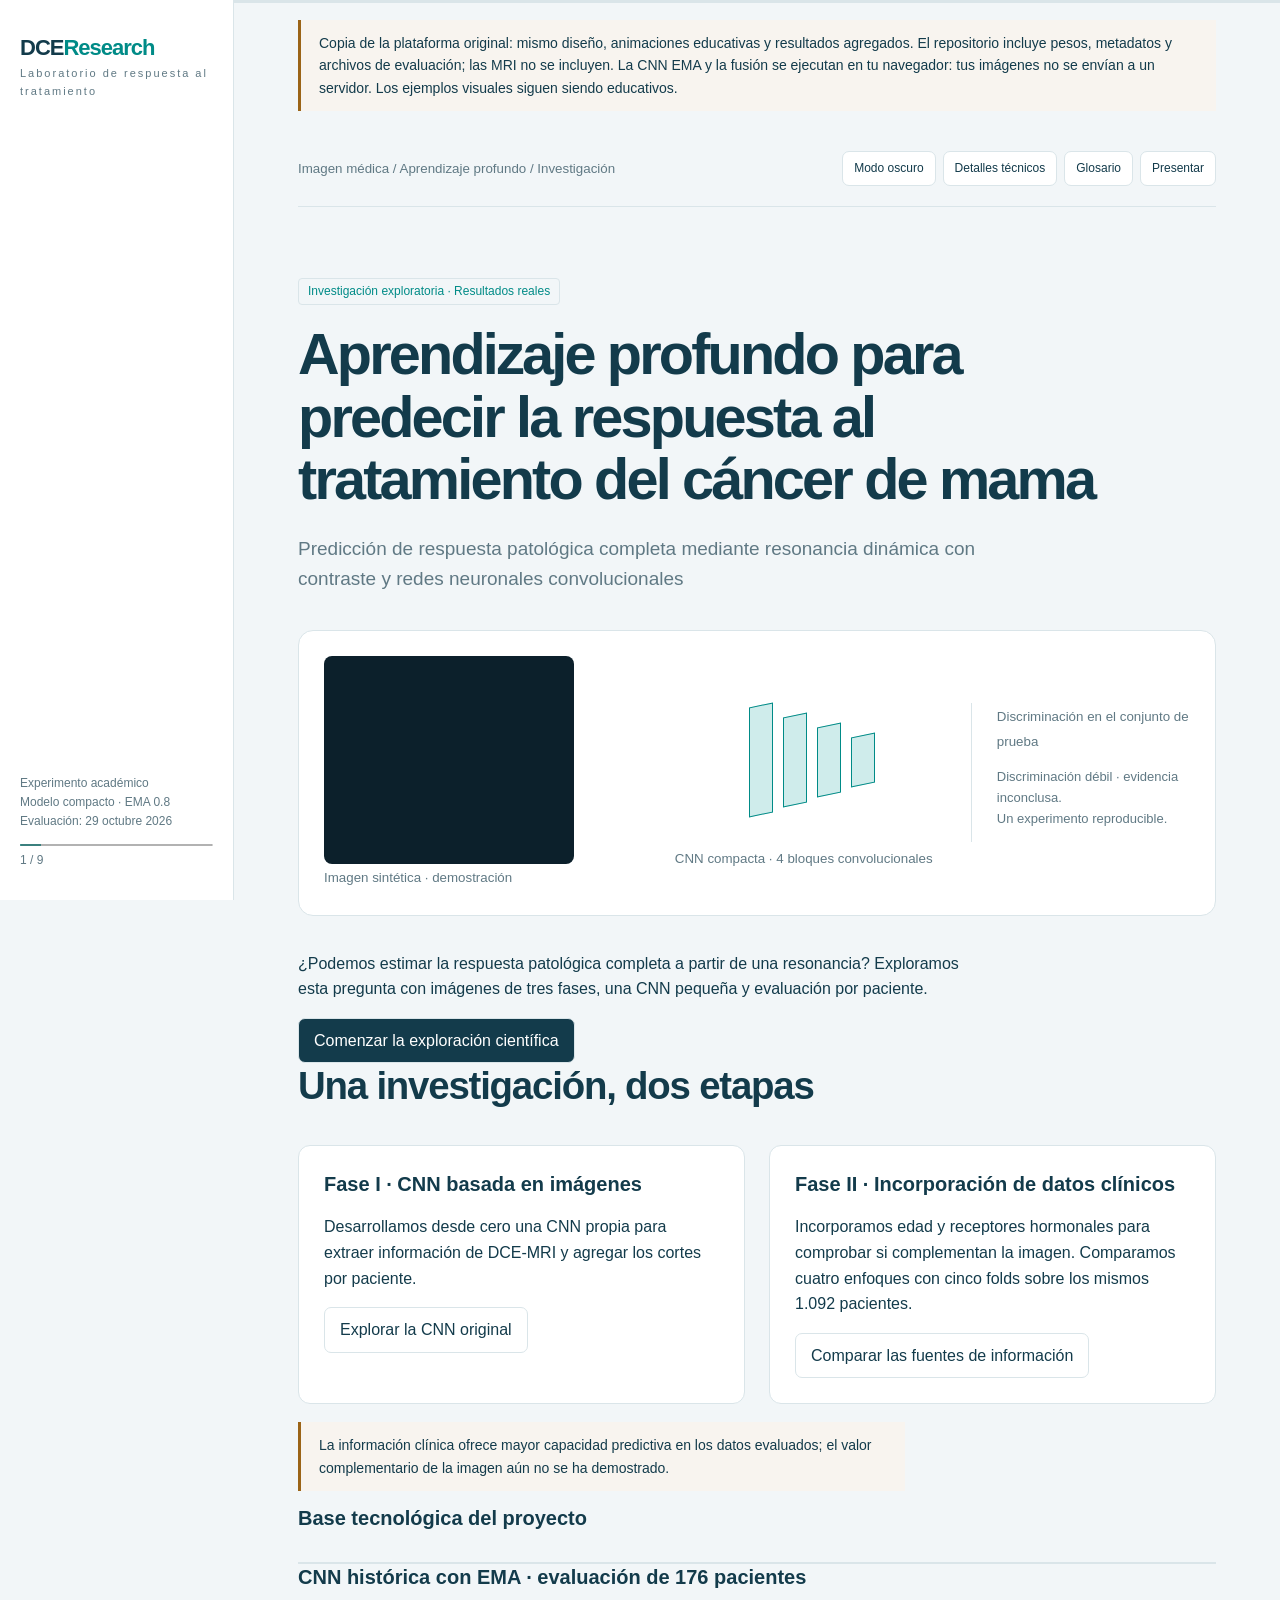
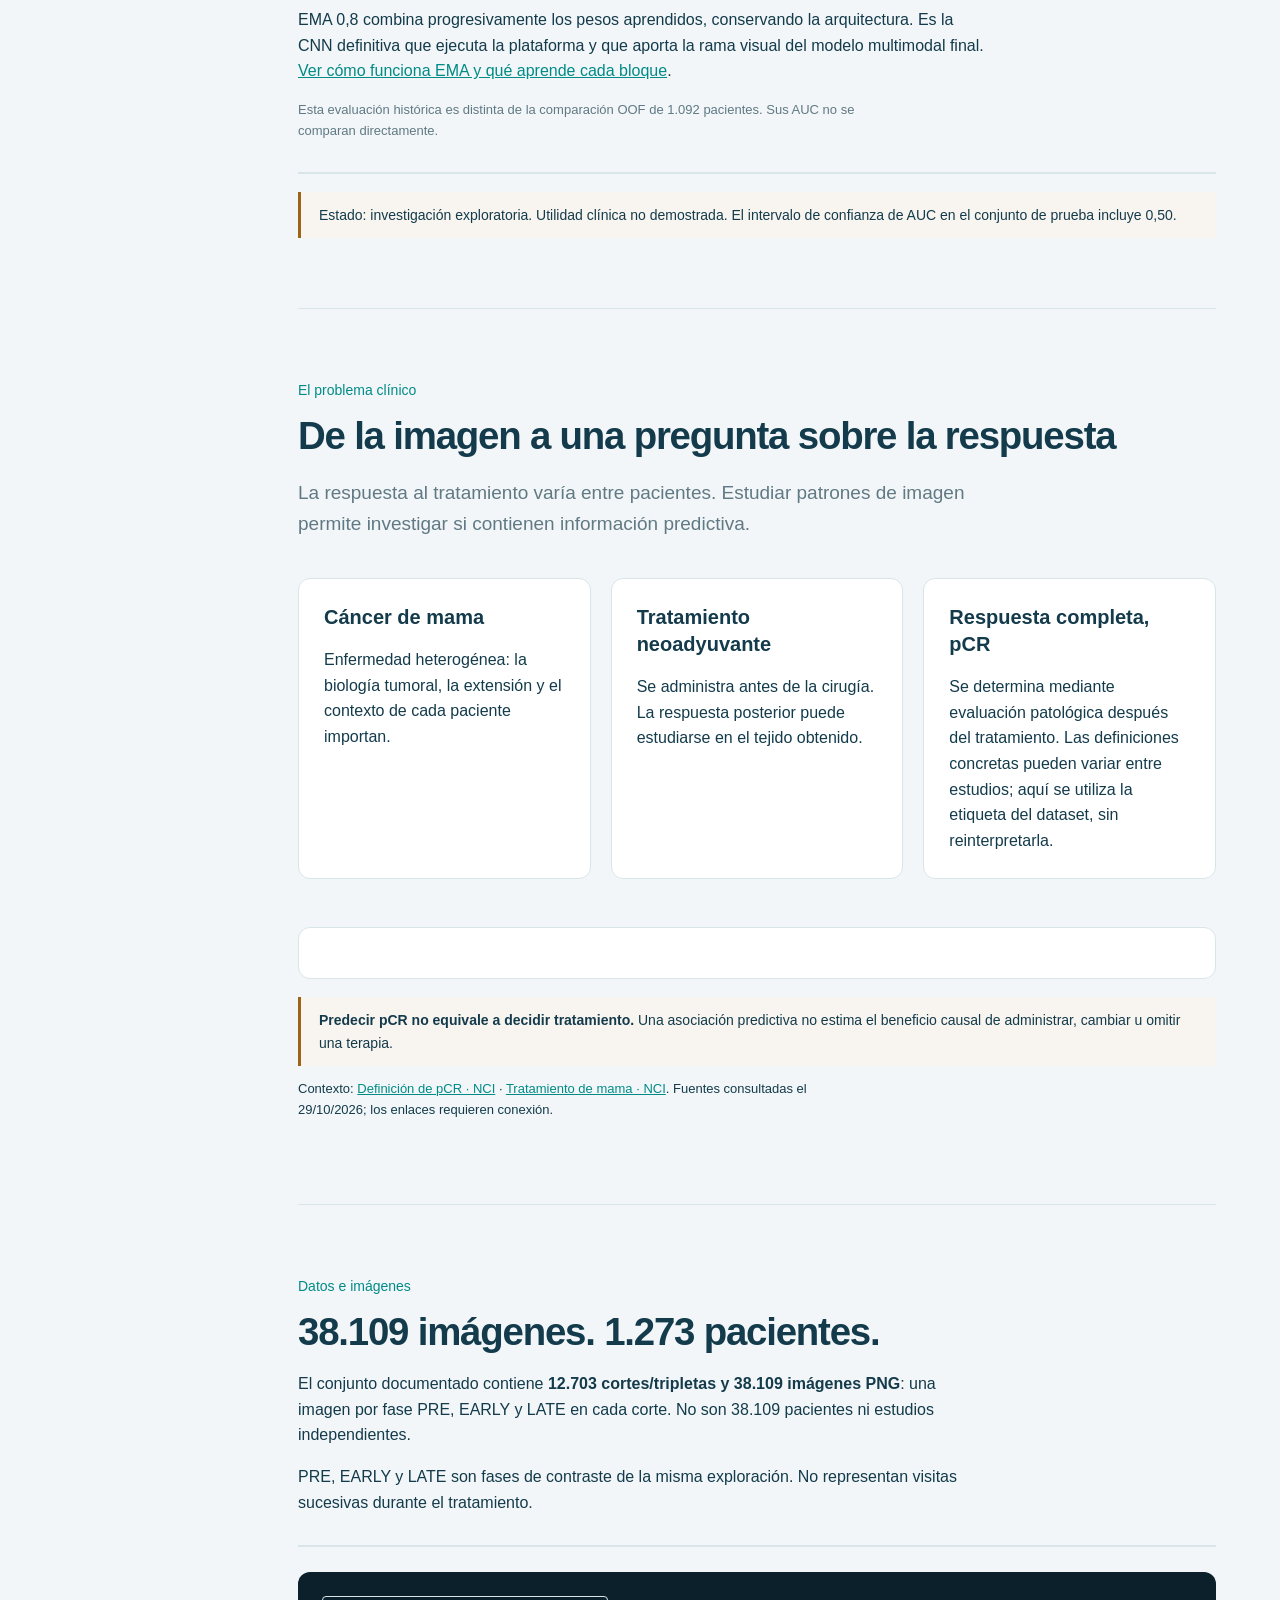
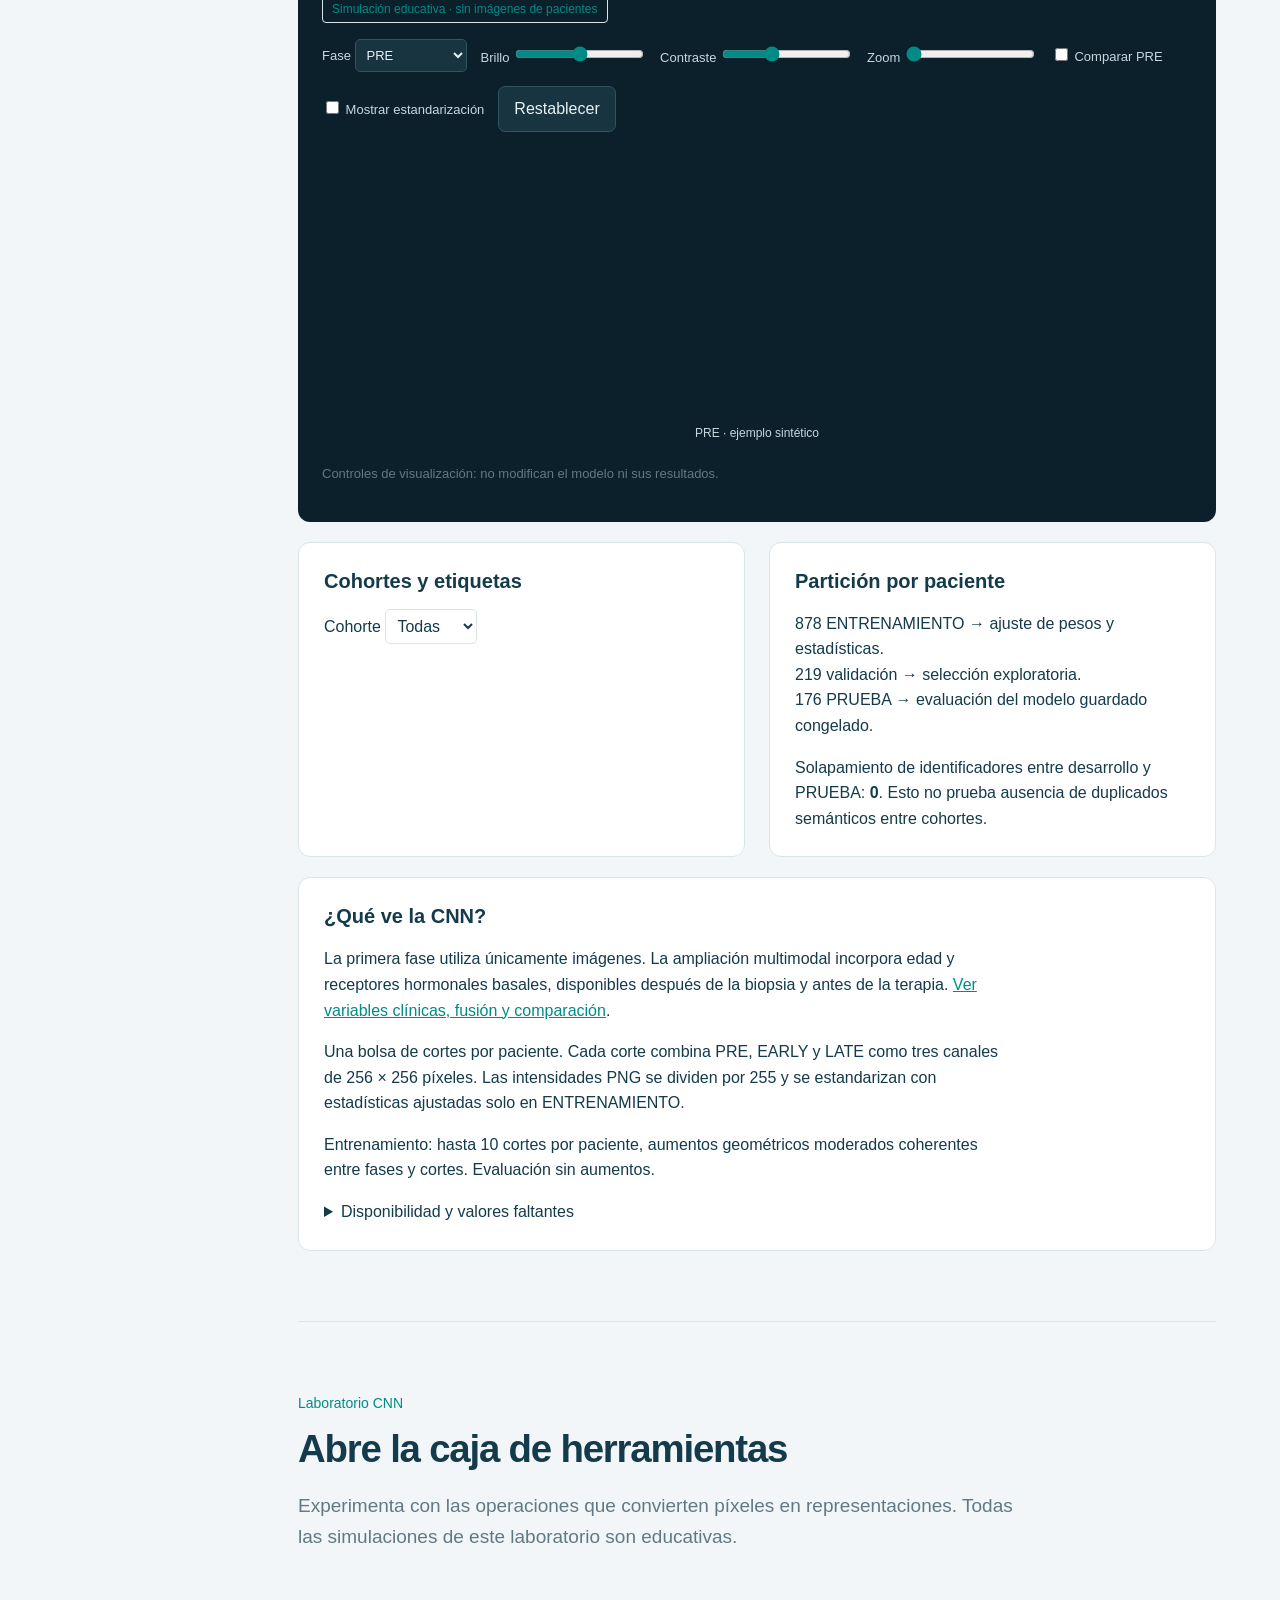
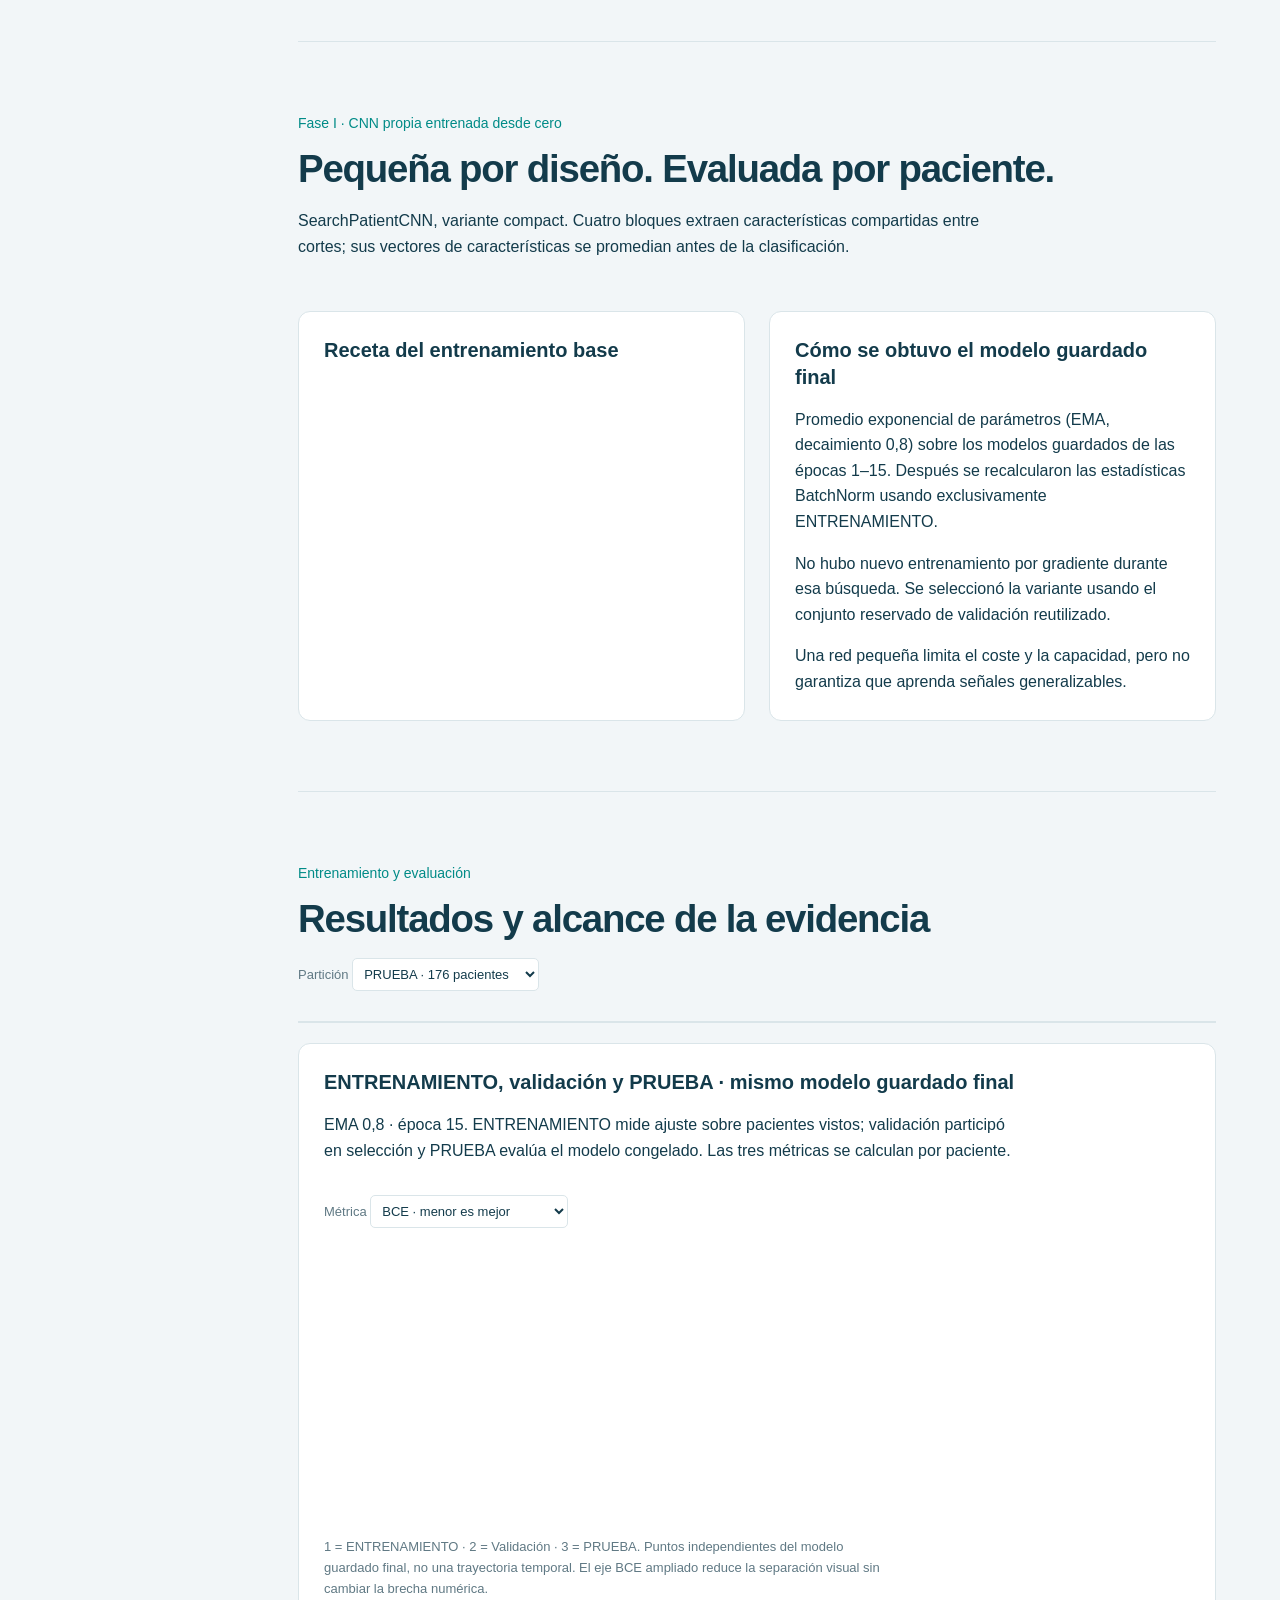
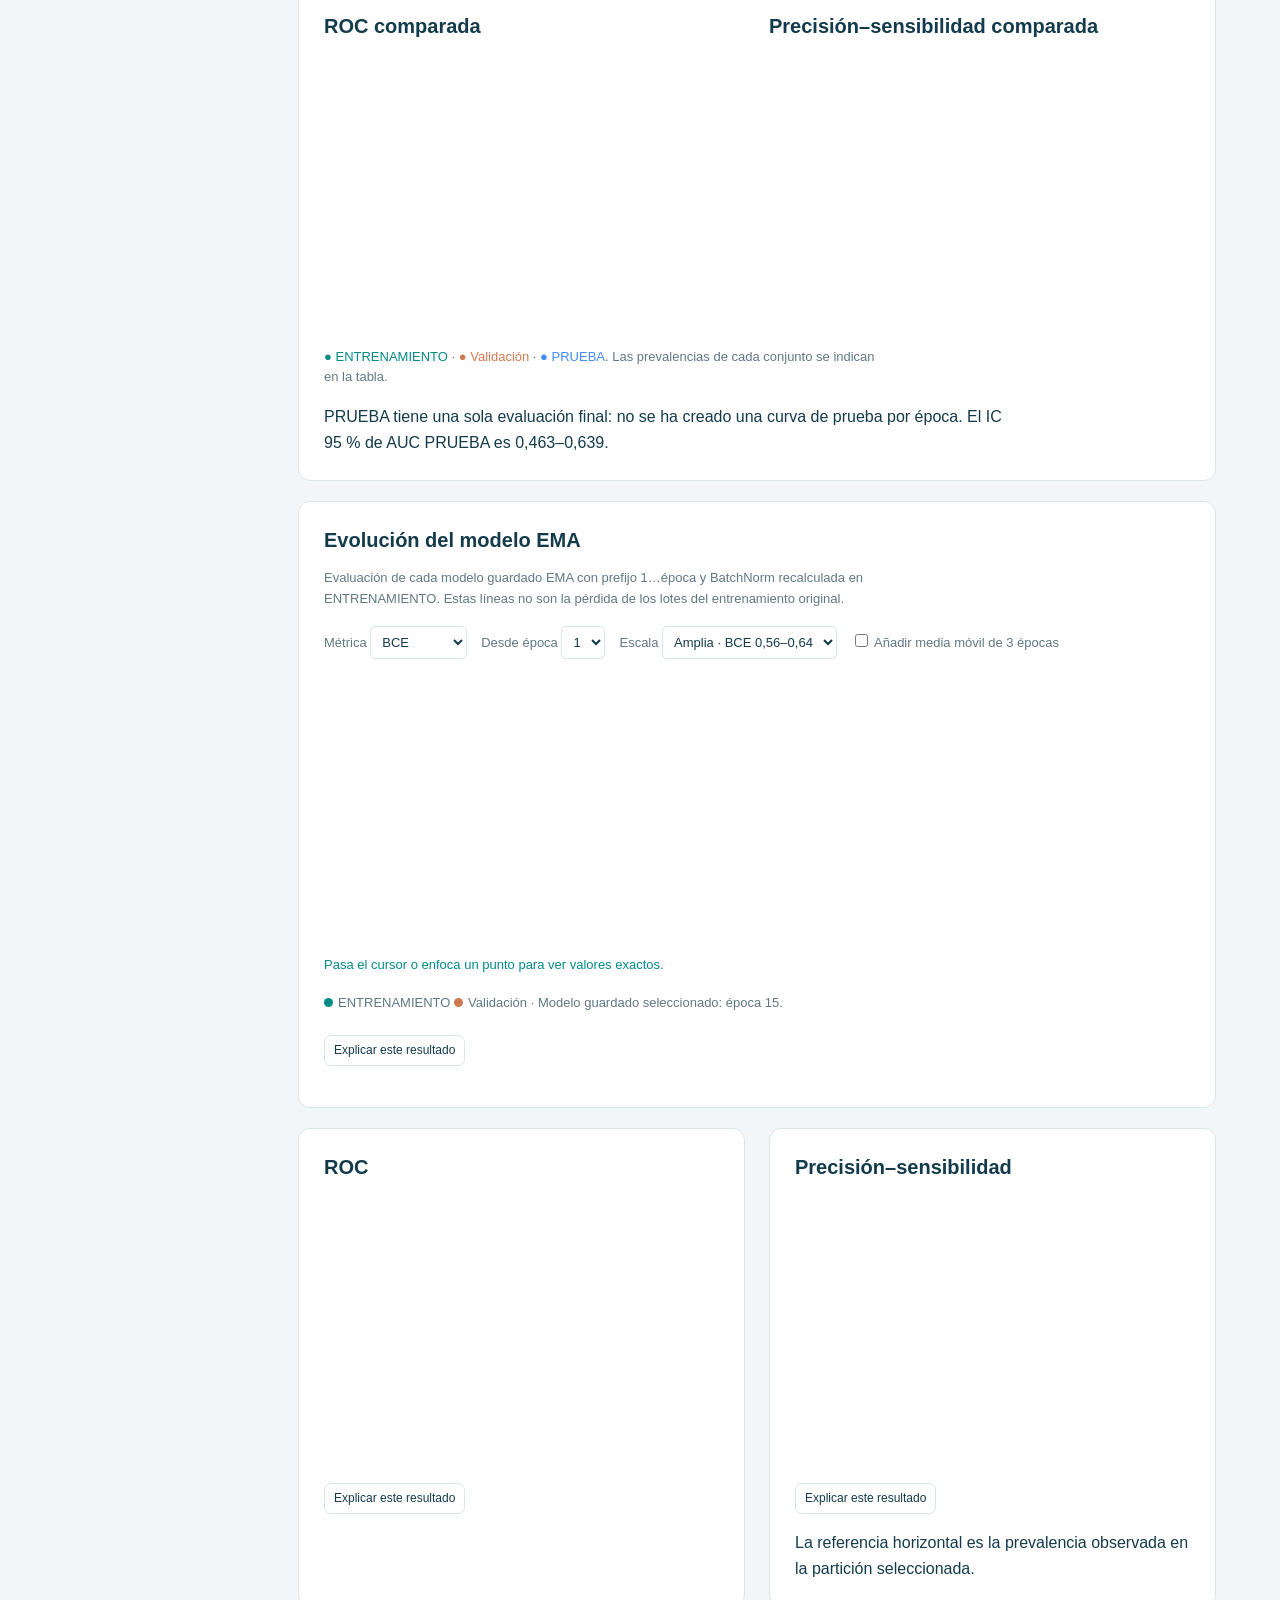
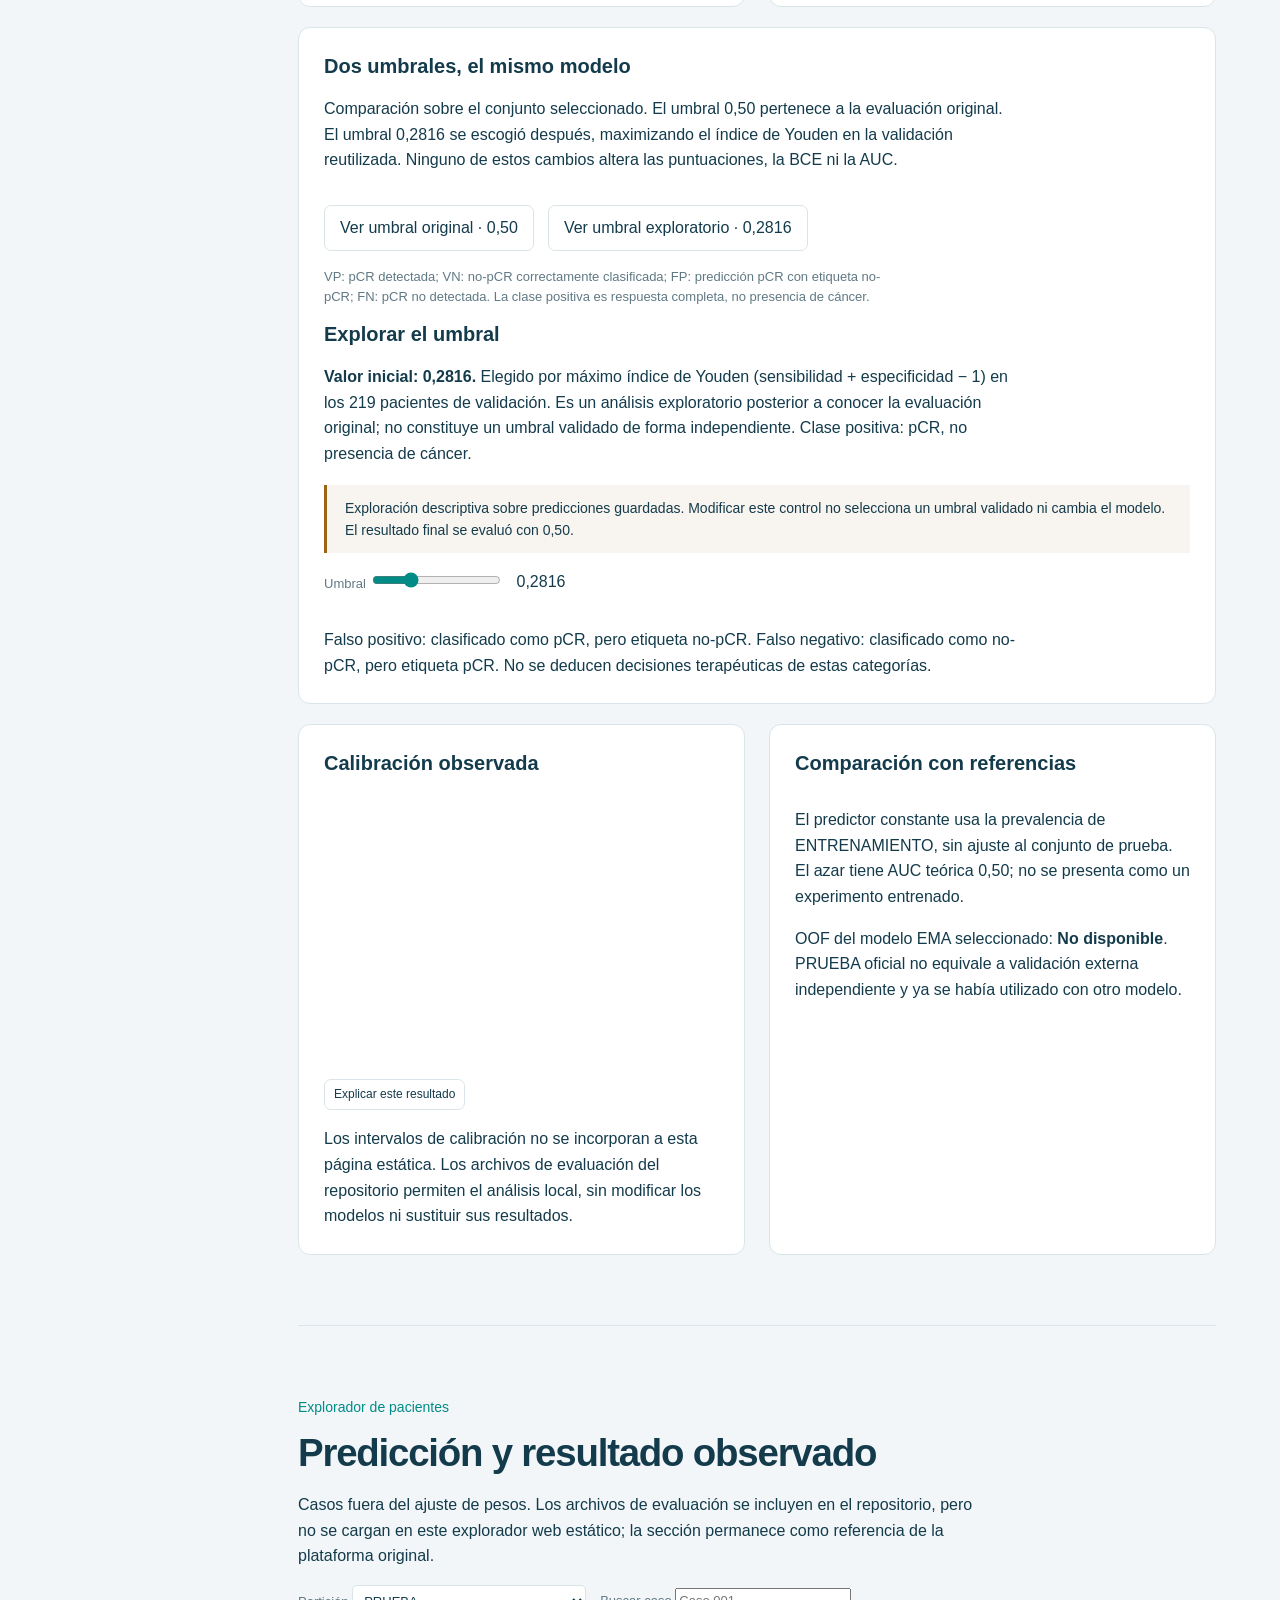
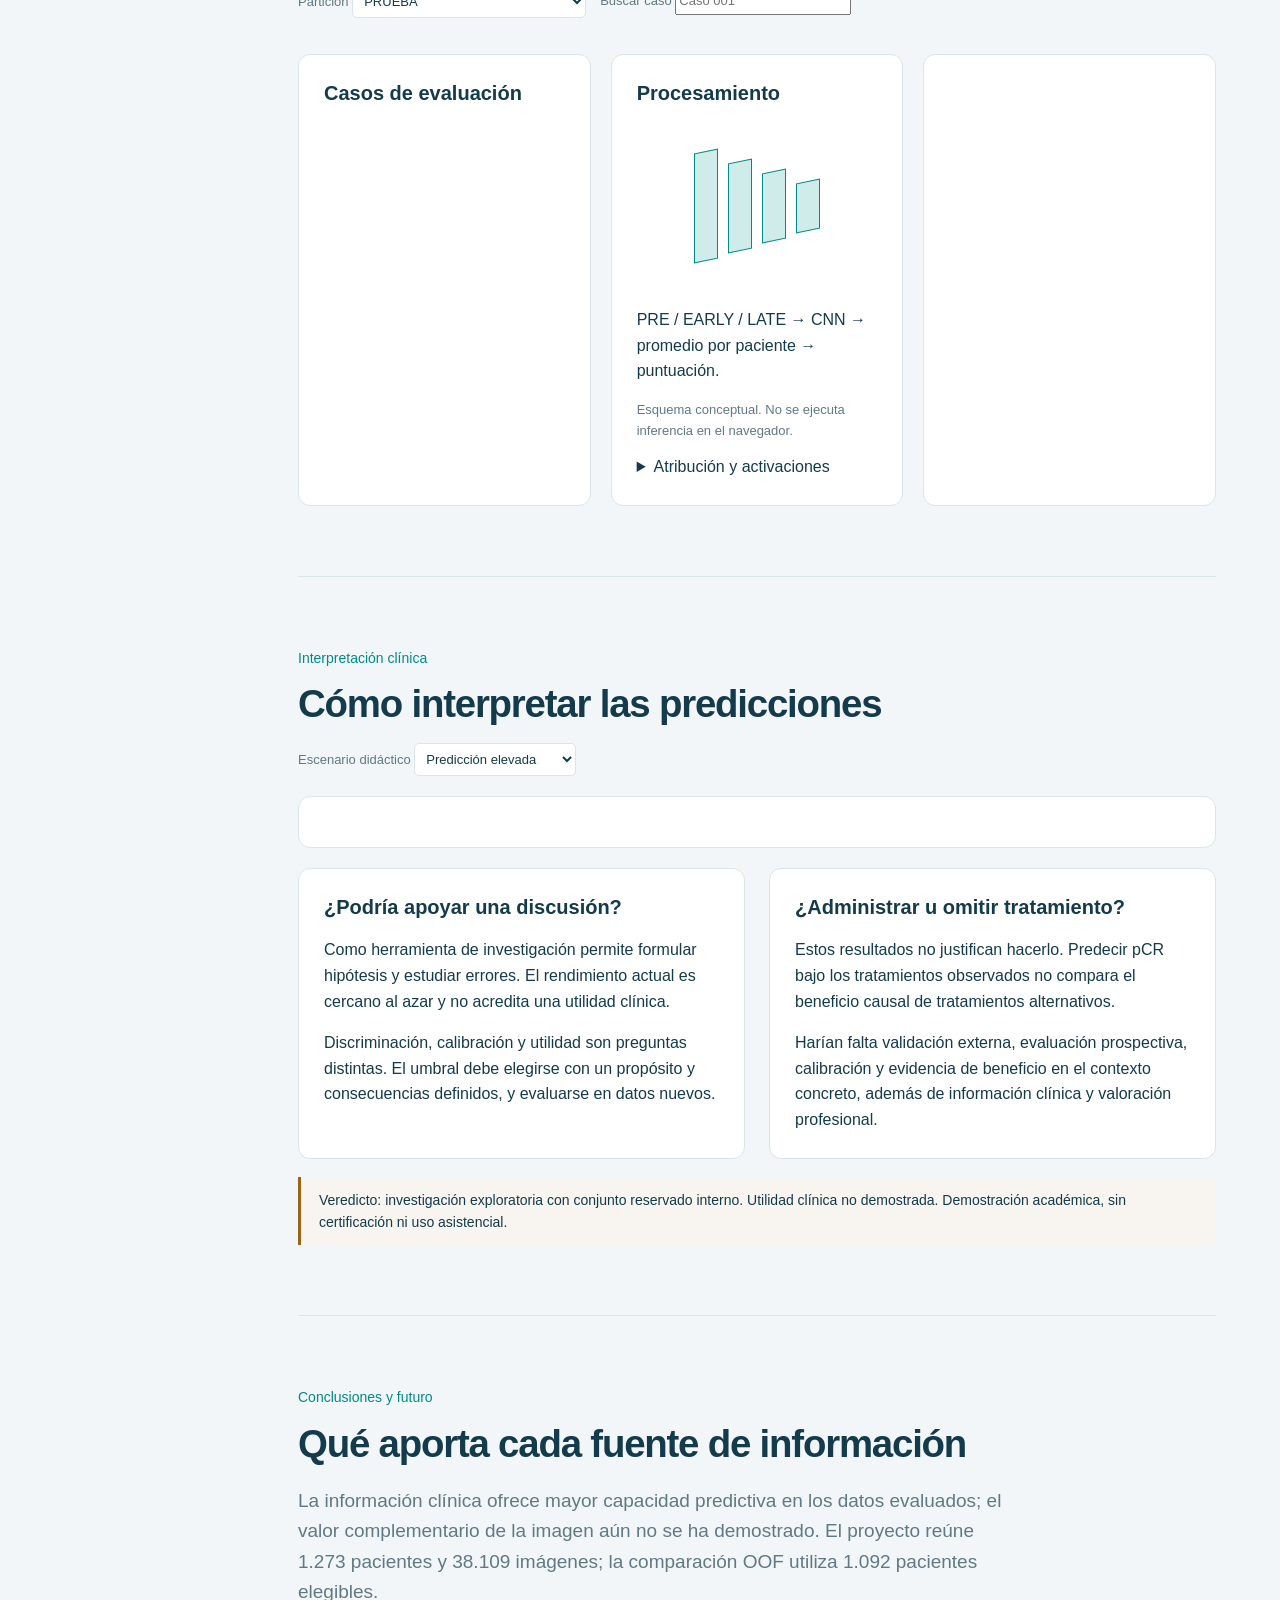
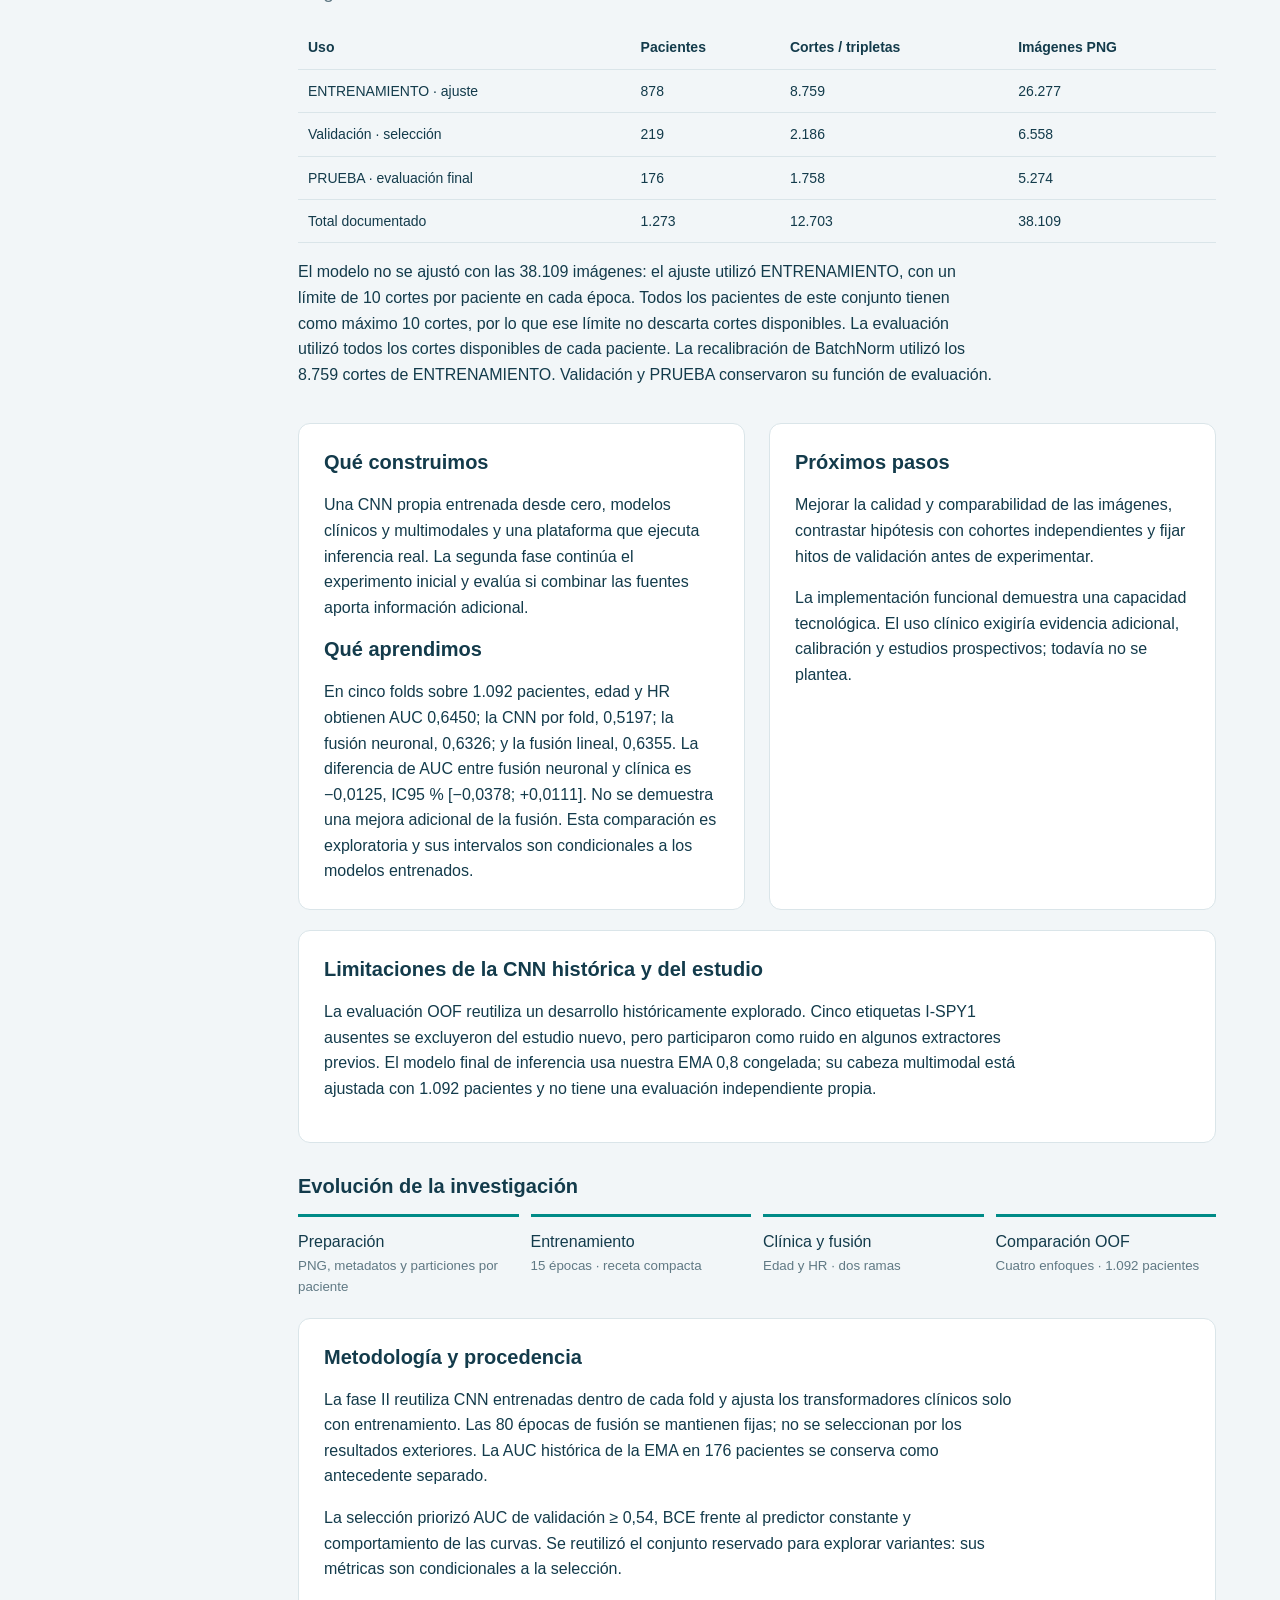
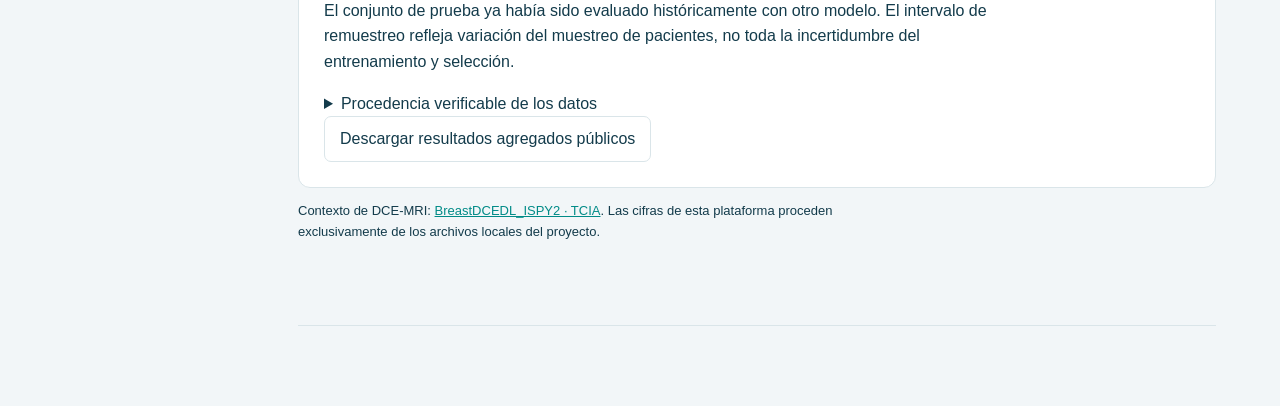
<file: web/shell.html>
<!doctype html><html lang="es"><head><meta charset="utf-8"><meta name="viewport" content="width=device-width, initial-scale=1"><link rel="icon" href="data:image/svg+xml,%3Csvg xmlns=%22http://www.w3.org/2000/svg%22/%3E"><title>DCE · Laboratorio de respuesta al tratamiento</title><style>
:root{--ink:#133b4b;--muted:#607984;--line:#dae5e9;--teal:#008b87;--surface:#fff;--bg:#f2f6f8;--amber:#9b6417;--red:#b34d45}*{box-sizing:border-box}html{scroll-behavior:smooth}body{margin:0;background:var(--bg);color:var(--ink);font:16px/1.6 'Segoe UI',Arial,sans-serif}body.dark{--ink:#dfeef1;--muted:#a3bac3;--line:#2c4b58;--surface:#142e3a;--bg:#0d222c;--teal:#4acbc3;--amber:#edbc6a;--red:#f19789}button,input,select{font:inherit}button,select{cursor:pointer}button,.button{background:var(--surface);border:1px solid var(--line);border-radius:7px;color:var(--ink);padding:9px 15px;text-decoration:none;display:inline-block}button:hover,.button:hover{border-color:var(--teal);color:var(--teal)}button.primary,.primary{background:var(--ink);color:var(--surface)}:focus-visible{outline:3px solid var(--teal);outline-offset:4px}aside{position:fixed;inset:0 auto 0 0;width:234px;background:var(--surface);border-right:1px solid var(--line);padding:30px 20px;z-index:10;display:flex;flex-direction:column}.brand{font-size:22px;font-weight:750;letter-spacing:-1px}.brand span{color:var(--teal)}.brand small{font-size:11px;display:block;font-weight:500;letter-spacing:2px;color:var(--muted)}nav{margin-top:38px;display:grid;gap:5px}nav a{color:var(--muted);text-decoration:none;font-size:14px;padding:9px 12px;border-radius:6px}nav a.active{color:var(--teal);background:color-mix(in srgb,var(--teal) 9%,transparent);font-weight:650}aside footer{margin-top:auto;font-size:12px;color:var(--muted)}main{margin-left:234px;padding:0 5vw 80px;max-width:1800px}.topbar{height:76px;display:flex;align-items:center;justify-content:space-between;border-bottom:1px solid var(--line);gap:12px}.topbar small{color:var(--muted)}.tools{display:flex;gap:7px;align-items:center;flex-wrap:wrap}.tools button{font-size:12px;padding:7px 11px}section{scroll-margin-top:25px;padding:70px 0;border-bottom:1px solid var(--line)}h1{font-size:clamp(36px,4.5vw,68px);line-height:1.08;letter-spacing:-2.8px;max-width:860px;margin:18px 0 24px;font-weight:650}h2{font-size:clamp(28px,3vw,42px);line-height:1.2;letter-spacing:-1.2px;margin:0 0 16px}h3{font-size:20px;line-height:1.35;margin:0 0 14px}p{max-width:78ch}.lead{font-size:19px;color:var(--muted);max-width:720px}.tag{display:inline-block;padding:3px 9px;border:1px solid var(--line);border-radius:4px;font-size:12px;color:var(--teal)}.grid2{display:grid;grid-template-columns:1fr 1fr;gap:24px}.grid3{display:grid;grid-template-columns:repeat(3,1fr);gap:20px}.card{background:var(--surface);border:1px solid var(--line);border-radius:12px;padding:25px;margin-top:20px;min-width:0}.card p:last-child{margin-bottom:0}.stats{display:grid;grid-template-columns:repeat(4,1fr);border-top:1px solid var(--line);border-bottom:1px solid var(--line);margin-top:30px}.stat{padding:25px 15px;border-right:1px solid var(--line)}.stat:last-child{border:0}.stat b{display:block;font-size:30px;font-weight:600;letter-spacing:-1px}.stat span,small,.muted{color:var(--muted)}.notice{border-left:3px solid var(--amber);padding:12px 18px;background:color-mix(in srgb,var(--amber) 7%,var(--surface));font-size:14px;margin-top:18px}.controls{display:flex;gap:14px;align-items:center;flex-wrap:wrap;margin:16px 0}.controls label{font-size:13px;color:var(--muted)}input[type=range]{accent-color:var(--teal);max-width:100%}select{background:var(--surface);border:1px solid var(--line);color:var(--ink);padding:7px;border-radius:5px;max-width:100%}svg{max-width:100%;height:auto}svg text{fill:var(--muted);font:12px 'Segoe UI',sans-serif}.chart{position:relative;width:100%;min-height:280px}.chart svg{width:100%;display:block}.chart-tip{font-size:13px;color:var(--teal);min-height:25px}.legend{font-size:13px;color:var(--muted)}.dot{display:inline-block;width:9px;height:9px;border-radius:50%;margin-right:5px}.radiology{background:#0c202b;border-radius:12px;padding:24px;color:#c6d7de;margin-top:25px;overflow:hidden}.scan-area{display:flex;justify-content:center;gap:18px;overflow:hidden;min-height:250px}.scan-area canvas{width:min(100%,340px);height:auto;object-fit:contain;image-rendering:auto}.scan-area figure{margin:0;min-width:0;text-align:center}.scan-area figcaption{font-size:12px;padding:8px}.radiology select,.radiology button{background:#173440;color:#e6f1f3;border-color:#335361}.radiology label{color:#c6d7de}.pipeline{display:flex;gap:10px;flex-wrap:wrap;margin:24px 0}.pipeline button{flex:1;min-width:100px}.architecture{display:flex;gap:12px;overflow:auto;padding-bottom:15px}.tensor{min-width:158px;position:relative}.tensor:before{content:'';display:block;width:55px;height:65px;transform:skewY(-10deg);border:1px solid var(--teal);background:color-mix(in srgb,var(--teal) 15%,transparent);box-shadow:7px -5px 0 color-mix(in srgb,var(--teal) 20%,transparent);margin:14px auto}.tensor summary{cursor:pointer;font-weight:600}.technical{display:none;font:14px/1.6 Consolas,monospace;background:var(--bg);padding:14px;white-space:pre-wrap}.show-tech .technical{display:block}table{width:100%;border-collapse:collapse;font-size:14px}td,th{text-align:left;padding:10px;border-bottom:1px solid var(--line)}.table-wrap{overflow:auto}.matrix{display:grid;grid-template-columns:1fr 1fr;gap:8px}.matrix div{padding:17px;background:var(--bg);border-radius:6px;font-size:13px}.matrix b{display:block;font-size:28px}.matrix .error{background:color-mix(in srgb,var(--red) 10%,var(--surface))}progress{width:100%;height:4px;accent-color:var(--teal)}.patient-score{font-size:58px;letter-spacing:-2px;line-height:1.2}.patient-list{max-height:280px;overflow:auto}.patient-list button{display:block;width:100%;text-align:left;border:0;border-bottom:1px solid var(--line);border-radius:0}.patient-list button[aria-pressed=true]{background:var(--bg);color:var(--teal)}.steps{display:flex;gap:12px;flex-wrap:wrap}.steps div{flex:1;min-width:130px;border-top:3px solid var(--teal);padding-top:12px}.steps small{display:block}dialog{border:1px solid var(--line);border-radius:14px;max-width:650px;width:90%;background:var(--surface);color:var(--ink);padding:30px}dialog::backdrop{background:#071d2b99}.tourbar{position:fixed;bottom:20px;left:50%;transform:translateX(-35%);z-index:20;background:var(--surface);padding:10px;border:1px solid var(--line);border-radius:12px;box-shadow:0 8px 40px #15344422;display:none;align-items:center;gap:14px}.presenting .tourbar{display:flex}.presenting aside{display:none}.presenting main{margin-left:0}.presenting section{font-size:18px;min-height:80vh}.hidden{display:none!important}a{color:var(--teal)}.section-kicker{color:var(--teal);font-size:14px;margin-bottom:12px}.flow-art{display:grid;grid-template-columns:1.2fr 1fr .8fr;align-items:center;gap:22px;margin:35px 0;background:var(--surface);border:1px solid var(--line);border-radius:15px;padding:25px}.skip{position:absolute;left:-9999px}.skip:focus{left:250px;top:10px;z-index:99;background:var(--surface);padding:12px}.flow-art canvas{display:block;width:100%;max-width:250px;background:#0c202b;border-radius:8px}.flow-layers{display:flex;gap:10px;align-items:center;justify-content:center;height:170px}.flow-layers i{display:block;width:24px;height:110px;background:#029b9730;border:1px solid var(--teal);transform:skewY(-12deg)}.flow-layers i:nth-child(2){height:90px}.flow-layers i:nth-child(3){height:70px}.flow-layers i:nth-child(4){height:50px}.hero-readout{border-left:1px solid var(--line);padding-left:25px}.hero-readout b{font-size:40px;display:block}.hero-readout p{font-size:13px;color:var(--muted)}.explain{font-size:12px;padding:5px 9px;margin-top:8px}.sources{font-size:13px}.read-progress{position:fixed;top:0;left:234px;right:0;height:3px;z-index:50;background:var(--line)}.read-progress span{display:block;height:3px;background:var(--teal);width:0}.badge-amber{color:var(--amber)}@media(max-width:1050px){aside{width:185px;padding:20px 10px}main{margin-left:185px;padding:0 3vw 80px}.read-progress{left:185px}.grid3{grid-template-columns:1fr 1fr}.flow-art{gap:10px;padding:16px}h1{letter-spacing:-1.5px}}@media(max-width:720px){aside{position:sticky;top:0;width:100%;height:auto;padding:10px 15px;border-bottom:1px solid var(--line)}.brand{font-size:18px}.brand small,aside footer{display:none}nav{display:flex;overflow:auto;margin-top:5px;gap:0}nav a{white-space:nowrap;font-size:12px;padding:7px}main{margin:0;padding:0 18px 60px}.topbar{height:auto;padding:14px 0;align-items:start}.topbar>small{display:none}.grid2,.grid3{grid-template-columns:1fr}.stats{grid-template-columns:1fr 1fr}.stat b{font-size:25px}.flow-art{grid-template-columns:1fr 1fr}.hero-readout{grid-column:1/-1;border-left:0;border-top:1px solid var(--line);padding:12px 0}.hero-readout b{font-size:28px}section{padding:45px 0;scroll-margin-top:110px}h1{font-size:37px}.card{padding:19px}.read-progress{left:0}.tourbar{left:10px;right:10px;transform:none;justify-content:center}.scan-area{min-height:150px}.flow-layers{height:130px}}@media(prefers-reduced-motion:reduce){html{scroll-behavior:auto}*,*:before,*:after{animation:none!important;transition:none!important}}
</style></head><body data-public-export="true"><a href="#overview" class="skip">Ir al contenido</a><div class="read-progress"><span id="reading"></span></div><aside><div class="brand">DCE<span>Research</span><small>Laboratorio de respuesta al tratamiento</small></div><nav id="nav"></nav><footer>Experimento académico<br>Modelo compacto · EMA 0.8<br>Evaluación: 29 octubre 2026<progress id="nav-progress" max="9" value="1"></progress><span id="section-count">1 / 9</span></footer></aside><main><div class="notice" style="margin:20px 0">Copia de la plataforma original: mismo diseño, animaciones educativas y resultados agregados. El repositorio incluye pesos, metadatos y archivos de evaluación; las MRI no se incluyen. La CNN EMA y la fusión se ejecutan en tu navegador: tus imágenes no se envían a un servidor. Los ejemplos visuales siguen siendo educativos.</div><header class="topbar"><small>Imagen médica / Aprendizaje profundo / Investigación</small><div class="tools"><button id="theme">Modo oscuro</button><button id="tech">Detalles técnicos</button><button id="glossary">Glosario</button><button id="tour">Presentar</button></div></header>
<section id="overview"><span class="tag">Investigación exploratoria · Resultados reales</span><h1>Aprendizaje profundo para predecir la respuesta al tratamiento del cáncer de mama</h1><p class="lead">Predicción de respuesta patológica completa mediante resonancia dinámica con contraste y redes neuronales convolucionales</p><div class="flow-art"><div><canvas id="hero-scan" width="240" height="200" aria-label="Imagen sintética educativa de MRI"></canvas><small>Imagen sintética · demostración</small></div><div><div class="flow-layers"><i></i><i></i><i></i><i></i></div><small>CNN compacta · 4 bloques convolucionales</small></div><div class="hero-readout"><small>Discriminación en el conjunto de prueba</small><b id="hero-auc"></b><p>Discriminación débil · evidencia inconclusa.<br>Un experimento reproducible.</p></div></div><p>¿Podemos estimar la respuesta patológica completa a partir de una resonancia? Exploramos esta pregunta con imágenes de tres fases, una CNN pequeña y evaluación por paciente.</p><a href="#clinical" class="button primary">Comenzar la exploración científica</a><div class="research-evolution" id="research-evolution"><h2>Una investigación, dos etapas</h2><div class="grid2"><article class="card"><h3>Fase I · CNN basada en imágenes</h3><p>Desarrollamos desde cero una CNN propia para extraer información de DCE-MRI y agregar los cortes por paciente.</p><a class="button" href="#architecture">Explorar la CNN original</a></article><article class="card"><h3>Fase II · Incorporación de datos clínicos</h3><p>Incorporamos edad y receptores hormonales para comprobar si complementan la imagen. Comparamos cuatro enfoques con cinco folds sobre los mismos 1.092 pacientes.</p><a class="button" href="#multimodal">Comparar las fuentes de información</a></article></div><p class="notice">La información clínica ofrece mayor capacidad predictiva en los datos evaluados; el valor complementario de la imagen aún no se ha demostrado.</p></div><h3>Base tecnológica del proyecto</h3><div id="overview-stats" class="stats"></div><h3>CNN histórica con EMA · evaluación de 176 pacientes</h3><p>EMA 0,8 combina progresivamente los pesos aprendidos, conservando la arquitectura. Es la CNN definitiva que ejecuta la plataforma y que aporta la rama visual del modelo multimodal final. <a href="#architecture">Ver cómo funciona EMA y qué aprende cada bloque</a>.</p><p class="legend">Esta evaluación histórica es distinta de la comparación OOF de 1.092 pacientes. Sus AUC no se comparan directamente.</p><div id="overview-results" class="stats"></div><div class="notice">Estado: investigación exploratoria. Utilidad clínica no demostrada. El intervalo de confianza de AUC en el conjunto de prueba incluye 0,50.</div></section>
<section id="clinical"><div class="section-kicker">El problema clínico</div><h2>De la imagen a una pregunta sobre la respuesta</h2><p class="lead">La respuesta al tratamiento varía entre pacientes. Estudiar patrones de imagen permite investigar si contienen información predictiva.</p><div class="grid3"><article class="card"><h3>Cáncer de mama</h3><p>Enfermedad heterogénea: la biología tumoral, la extensión y el contexto de cada paciente importan.</p></article><article class="card"><h3>Tratamiento neoadyuvante</h3><p>Se administra antes de la cirugía. La respuesta posterior puede estudiarse en el tejido obtenido.</p></article><article class="card"><h3>Respuesta completa, pCR</h3><p>Se determina mediante evaluación patológica después del tratamiento. Las definiciones concretas pueden variar entre estudios; aquí se utiliza la etiqueta del dataset, sin reinterpretarla.</p></article></div><div class="pipeline" id="clinical-flow"></div><article class="card" id="clinical-explanation" aria-live="polite"></article><div class="notice"><strong>Predecir pCR no equivale a decidir tratamiento.</strong> Una asociación predictiva no estima el beneficio causal de administrar, cambiar u omitir una terapia.</div><p class="sources">Contexto: <a href="https://www.cancer.gov/publications/dictionaries/cancer-terms/def/pathologic-complete-response">Definición de pCR · NCI</a> · <a href="https://www.cancer.gov/types/breast/hp/breast-treatment-pdq">Tratamiento de mama · NCI</a>. Fuentes consultadas el 29/10/2026; los enlaces requieren conexión.</p></section>
<section id="dataset"><div class="section-kicker">Datos e imágenes</div><h2>38.109 imágenes. 1.273 pacientes.</h2><p>El conjunto documentado contiene <strong>12.703 cortes/tripletas y 38.109 imágenes PNG</strong>: una imagen por fase PRE, EARLY y LATE en cada corte. No son 38.109 pacientes ni estudios independientes.</p><p>PRE, EARLY y LATE son fases de contraste de la misma exploración. No representan visitas sucesivas durante el tratamiento.</p><div id="dataset-stats" class="stats"></div><div class="radiology"><div class="tools"><span class="tag">Simulación educativa · sin imágenes de pacientes</span></div><div class="controls"><label>Fase <select id="phase"><option>PRE</option><option>EARLY</option><option>LATE</option><option>EARLY−PRE</option><option>LATE−PRE</option></select></label><label>Brillo <input id="brightness" type="range" min="-70" max="70" value="0"></label><label>Contraste <input id="contrast" type="range" min="30" max="220" value="100"></label><label>Zoom <input id="zoom" type="range" min="100" max="250" value="100"></label><label><input id="compare" type="checkbox"> Comparar PRE</label><label><input id="normalize-view" type="checkbox"> Mostrar estandarización</label><button id="reset-view">Restablecer</button></div><div class="scan-area"><figure><canvas id="scan" width="320" height="260"></canvas><figcaption id="scan-label">PRE · ejemplo sintético</figcaption></figure><figure id="compare-panel" class="hidden"><canvas id="scan-compare" width="320" height="260"></canvas><figcaption>PRE · referencia sintética</figcaption></figure></div><p id="normalization-caption" class="legend">Controles de visualización: no modifican el modelo ni sus resultados.</p></div><div class="grid2"><article class="card"><h3>Cohortes y etiquetas</h3><label>Cohorte <select id="cohort-filter"><option value="all">Todas</option><option value="duke">Duke</option><option value="spy1">I-SPY 1</option><option value="spy2">I-SPY 2</option></select></label><div id="cohort-table" class="table-wrap"></div><div id="class-distribution"></div></article><article class="card"><h3>Partición por paciente</h3><div id="split-bars"></div><p>878 ENTRENAMIENTO → ajuste de pesos y estadísticas.<br>219 validación → selección exploratoria.<br>176 PRUEBA → evaluación del modelo guardado congelado.</p><p>Solapamiento de identificadores entre desarrollo y PRUEBA: <strong>0</strong>. Esto no prueba ausencia de duplicados semánticos entre cohortes.</p></article></div><article class="card"><h3>¿Qué ve la CNN?</h3><p>La primera fase utiliza únicamente imágenes. La ampliación multimodal incorpora edad y receptores hormonales basales, disponibles después de la biopsia y antes de la terapia. <a href="#multimodal">Ver variables clínicas, fusión y comparación</a>.</p><p>Una bolsa de cortes por paciente. Cada corte combina PRE, EARLY y LATE como tres canales de 256 × 256 píxeles. Las intensidades PNG se dividen por 255 y se estandarizan con estadísticas ajustadas solo en ENTRENAMIENTO.</p><div class="technical">Entrada: [B, K, 3, 256, 256] + máscara de cortes reales. Evaluación: todos los cortes, bloques de hasta 16; promedio de vectores de características por paciente. Sin variables clínicas.</div><p>Entrenamiento: hasta 10 cortes por paciente, aumentos geométricos moderados coherentes entre fases y cortes. Evaluación sin aumentos.</p><details><summary>Disponibilidad y valores faltantes</summary><pre id="missing-data"></pre></details></article></section>
<section id="cnn"><div class="section-kicker">Laboratorio CNN</div><h2>Abre la caja de herramientas</h2><p class="lead">Experimenta con las operaciones que convierten píxeles en representaciones. Todas las simulaciones de este laboratorio son educativas.</p><!--LAB--></section>
<section id="architecture"><div class="section-kicker">Fase I · CNN propia entrenada desde cero</div><h2>Pequeña por diseño. Evaluada por paciente.</h2><p>SearchPatientCNN, variante compact. Cuatro bloques extraen características compartidas entre cortes; sus vectores de características se promedian antes de la clasificación.</p><div id="architecture-blocks" class="architecture"></div><div class="grid2"><article class="card"><h3>Receta del entrenamiento base</h3><div id="config-table" class="table-wrap"></div></article><article class="card"><h3>Cómo se obtuvo el modelo guardado final</h3><p>Promedio exponencial de parámetros (EMA, decaimiento 0,8) sobre los modelos guardados de las épocas 1–15. Después se recalcularon las estadísticas BatchNorm usando exclusivamente ENTRENAMIENTO.</p><p>No hubo nuevo entrenamiento por gradiente durante esa búsqueda. Se seleccionó la variante usando el conjunto reservado de validación reutilizado.</p><div class="technical">θ₁ᴱᴹᴬ = θ₁; θₜᴱᴹᴬ = 0.8 θₜ₋₁ᴱᴹᴬ + 0.2 θₜ<br>p = sigmoid(Linear(mean_cortes(embedding)))</div><p>Una red pequeña limita el coste y la capacidad, pero no garantiza que aprenda señales generalizables.</p></article></div></section>
<section id="evaluation"><div class="section-kicker">Entrenamiento y evaluación</div><h2>Resultados y alcance de la evidencia</h2><div class="controls"><label>Partición <select id="eval-split"><option value="test">PRUEBA · 176 pacientes</option><option value="validation">Validación · 219 pacientes</option></select></label></div><div id="eval-stats" class="stats"></div><article class="card" id="split-comparison"><h3>ENTRENAMIENTO, validación y PRUEBA · mismo modelo guardado final</h3><p>EMA 0,8 · época 15. ENTRENAMIENTO mide ajuste sobre pacientes vistos; validación participó en selección y PRUEBA evalúa el modelo congelado. Las tres métricas se calculan por paciente.</p><div id="split-comparison-table" class="table-wrap"></div><div class="controls"><label>Métrica <select id="split-comparison-metric"><option value="bce">BCE · menor es mejor</option><option value="auc">ROC-AUC · mayor es mejor</option><option value="average_precision">Precisión media (AP)</option><option value="brier">Brier · menor es mejor</option></select></label></div><div id="split-comparison-chart" class="chart"></div><p class="legend">1 = ENTRENAMIENTO · 2 = Validación · 3 = PRUEBA. Puntos independientes del modelo guardado final, no una trayectoria temporal. El eje BCE ampliado reduce la separación visual sin cambiar la brecha numérica.</p><div class="grid2"><div><h3>ROC comparada</h3><div id="split-roc-chart" class="chart"></div></div><div><h3>Precisión–sensibilidad comparada</h3><div id="split-pr-chart" class="chart"></div></div></div><p class="legend"><span style="color:#008b87">● ENTRENAMIENTO</span> · <span style="color:#cf7951">● Validación</span> · <span style="color:#438bff">● PRUEBA</span>. Las prevalencias de cada conjunto se indican en la tabla.</p><p>PRUEBA tiene una sola evaluación final: no se ha creado una curva de prueba por época. El IC 95 % de AUC PRUEBA es 0,463–0,639.</p></article><article class="card"><h3>Evolución del modelo EMA</h3><p class="legend">Evaluación de cada modelo guardado EMA con prefijo 1…época y BatchNorm recalculada en ENTRENAMIENTO. Estas líneas no son la pérdida de los lotes del entrenamiento original.</p><div class="controls"><label>Métrica <select id="curve-metric"><option value="bce">BCE</option><option value="auc">ROC-AUC</option></select></label><label>Desde época <select id="first-epoch"><option>1</option><option>2</option></select></label><label>Escala <select id="curve-scale"><option value="fit">Ajustada a datos</option><option value="wide" selected>Amplia · BCE 0,56–0,64</option></select></label><label><input id="smooth" type="checkbox"> Añadir media móvil de 3 épocas</label></div><div id="learning-chart" class="chart"></div><div class="chart-tip" id="curve-tip">Pasa el cursor o enfoca un punto para ver valores exactos.</div><p class="legend"><span class="dot" style="background:#008b87"></span>ENTRENAMIENTO <span class="dot" style="background:#cf7951"></span>Validación · Modelo guardado seleccionado: época 15.</p><button class="explain" data-explain="learning">Explicar este resultado</button><p id="best-epoch"></p><div class="technical">BCE = −mean[y log(p) + (1−y) log(1−p)]. Menor es mejor. Las líneas originales permanecen visibles al activar el suavizado.</div></article><div class="grid2"><article class="card"><h3>ROC</h3><div id="roc-chart" class="chart"></div><button class="explain" data-explain="roc">Explicar este resultado</button><p id="auc-ci"></p></article><article class="card"><h3>Precisión–sensibilidad</h3><div id="pr-chart" class="chart"></div><button class="explain" data-explain="pr">Explicar este resultado</button><p>La referencia horizontal es la prevalencia observada en la partición seleccionada.</p></article></div><article class="card"><h3>Dos umbrales, el mismo modelo</h3><p>Comparación sobre el conjunto seleccionado. El umbral 0,50 pertenece a la evaluación original. El umbral 0,2816 se escogió después, maximizando el índice de Youden en la validación reutilizada. Ninguno de estos cambios altera las puntuaciones, la BCE ni la AUC.</p><div id="threshold-comparison-table" class="table-wrap"></div><div class="controls"><button id="threshold-original">Ver umbral original · 0,50</button><button id="threshold-exploratory">Ver umbral exploratorio · 0,2816</button></div><p class="legend">VP: pCR detectada; VN: no-pCR correctamente clasificada; FP: predicción pCR con etiqueta no-pCR; FN: pCR no detectada. La clase positiva es respuesta completa, no presencia de cáncer.</p><h3>Explorar el umbral</h3><p><strong>Valor inicial: 0,2816.</strong> Elegido por máximo índice de Youden (sensibilidad + especificidad − 1) en los 219 pacientes de validación. Es un análisis exploratorio posterior a conocer la evaluación original; no constituye un umbral validado de forma independiente. Clase positiva: pCR, no presencia de cáncer.</p><div class="notice">Exploración descriptiva sobre predicciones guardadas. Modificar este control no selecciona un umbral validado ni cambia el modelo. El resultado final se evaluó con 0,50.</div><div class="controls"><label>Umbral <input id="threshold" type="range" min="0" max="1" step="any" value="0.2816003859043121"></label><output id="threshold-value">0,2816</output></div><div class="grid2"><div id="confusion" class="matrix"></div><div id="threshold-metrics"></div></div><p>Falso positivo: clasificado como pCR, pero etiqueta no-pCR. Falso negativo: clasificado como no-pCR, pero etiqueta pCR. No se deducen decisiones terapéuticas de estas categorías.</p></article><div class="grid2"><article class="card"><h3>Calibración observada</h3><div id="calibration-chart" class="chart"></div><button class="explain" data-explain="calibration">Explicar este resultado</button><p>Los intervalos de calibración no se incorporan a esta página estática. Los archivos de evaluación del repositorio permiten el análisis local, sin modificar los modelos ni sustituir sus resultados.</p></article><article class="card"><h3>Comparación con referencias</h3><div id="baseline-table" class="table-wrap"></div><p>El predictor constante usa la prevalencia de ENTRENAMIENTO, sin ajuste al conjunto de prueba. El azar tiene AUC teórica 0,50; no se presenta como un experimento entrenado.</p><p>OOF del modelo EMA seleccionado: <strong>No disponible</strong>. PRUEBA oficial no equivale a validación externa independiente y ya se había utilizado con otro modelo.</p></article></div></section>
<section id="patients"><div class="section-kicker">Explorador de pacientes</div><h2>Predicción y resultado observado</h2><p>Casos fuera del ajuste de pesos. Los archivos de evaluación se incluyen en el repositorio, pero no se cargan en este explorador web estático; la sección permanece como referencia de la plataforma original.</p><div class="controls"><label>Partición <select id="patient-split"><option value="test">PRUEBA</option><option value="validation">Validación reutilizada en selección</option></select></label><label>Buscar caso <input id="patient-search" type="search" placeholder="Caso 001"></label></div><div class="grid3"><article class="card"><h3>Casos de evaluación</h3><div id="patient-list" class="patient-list"></div></article><article class="card"><h3>Procesamiento</h3><div class="flow-layers"><i></i><i></i><i></i><i></i></div><p>PRE / EARLY / LATE → CNN → promedio por paciente → puntuación.</p><p class="legend">Esquema conceptual. No se ejecuta inferencia en el navegador.</p><details><summary>Atribución y activaciones</summary><p>No disponible. Haría falta un análisis de atribución compatible, validado y vinculado a imágenes autorizadas. No se han inventado mapas Grad-CAM.</p></details></article><article class="card" id="patient-detail" aria-live="polite"></article></div></section>
<section id="interpretation"><div class="section-kicker">Interpretación clínica</div><h2>Cómo interpretar las predicciones</h2><div class="controls"><label>Escenario didáctico <select id="scenario"><option>Predicción elevada</option><option>Predicción intermedia</option><option>Predicción baja</option><option>Datos insuficientes</option><option>Falso positivo</option><option>Falso negativo</option></select></label></div><article class="card" id="scenario-detail"></article><div class="grid2"><article class="card"><h3>¿Podría apoyar una discusión?</h3><p>Como herramienta de investigación permite formular hipótesis y estudiar errores. El rendimiento actual es cercano al azar y no acredita una utilidad clínica.</p><p>Discriminación, calibración y utilidad son preguntas distintas. El umbral debe elegirse con un propósito y consecuencias definidos, y evaluarse en datos nuevos.</p></article><article class="card"><h3>¿Administrar u omitir tratamiento?</h3><p>Estos resultados no justifican hacerlo. Predecir pCR bajo los tratamientos observados no compara el beneficio causal de tratamientos alternativos.</p><p>Harían falta validación externa, evaluación prospectiva, calibración y evidencia de beneficio en el contexto concreto, además de información clínica y valoración profesional.</p></article></div><div class="notice">Veredicto: investigación exploratoria con conjunto reservado interno. Utilidad clínica no demostrada. Demostración académica, sin certificación ni uso asistencial.</div></section>
<section id="conclusions"><div class="section-kicker">Conclusiones y futuro</div><h2>Qué aporta cada fuente de información</h2><p class="lead">La información clínica ofrece mayor capacidad predictiva en los datos evaluados; el valor complementario de la imagen aún no se ha demostrado. El proyecto reúne 1.273 pacientes y 38.109 imágenes; la comparación OOF utiliza 1.092 pacientes elegibles.</p><div class="table-wrap"><table><thead><tr><th>Uso</th><th>Pacientes</th><th>Cortes / tripletas</th><th>Imágenes PNG</th></tr></thead><tbody><tr><td>ENTRENAMIENTO · ajuste</td><td>878</td><td>8.759</td><td>26.277</td></tr><tr><td>Validación · selección</td><td>219</td><td>2.186</td><td>6.558</td></tr><tr><td>PRUEBA · evaluación final</td><td>176</td><td>1.758</td><td>5.274</td></tr><tr><td>Total documentado</td><td>1.273</td><td>12.703</td><td>38.109</td></tr></tbody></table></div><p>El modelo no se ajustó con las 38.109 imágenes: el ajuste utilizó ENTRENAMIENTO, con un límite de 10 cortes por paciente en cada época. Todos los pacientes de este conjunto tienen como máximo 10 cortes, por lo que ese límite no descarta cortes disponibles. La evaluación utilizó todos los cortes disponibles de cada paciente. La recalibración de BatchNorm utilizó los 8.759 cortes de ENTRENAMIENTO. Validación y PRUEBA conservaron su función de evaluación.</p><div class="grid2"><article class="card"><h3>Qué construimos</h3><p>Una CNN propia entrenada desde cero, modelos clínicos y multimodales y una plataforma que ejecuta inferencia real. La segunda fase continúa el experimento inicial y evalúa si combinar las fuentes aporta información adicional.</p><h3>Qué aprendimos</h3><p>En cinco folds sobre 1.092 pacientes, edad y HR obtienen AUC 0,6450; la CNN por fold, 0,5197; la fusión neuronal, 0,6326; y la fusión lineal, 0,6355. La diferencia de AUC entre fusión neuronal y clínica es −0,0125, IC95 % [−0,0378; +0,0111]. No se demuestra una mejora adicional de la fusión. Esta comparación es exploratoria y sus intervalos son condicionales a los modelos entrenados.</p></article><article class="card"><h3>Próximos pasos</h3><p>Mejorar la calidad y comparabilidad de las imágenes, contrastar hipótesis con cohortes independientes y fijar hitos de validación antes de experimentar.</p><p>La implementación funcional demuestra una capacidad tecnológica. El uso clínico exigiría evidencia adicional, calibración y estudios prospectivos; todavía no se plantea.</p></article></div><article class="card"><h3>Limitaciones de la CNN histórica y del estudio</h3><p>La evaluación OOF reutiliza un desarrollo históricamente explorado. Cinco etiquetas I-SPY1 ausentes se excluyeron del estudio nuevo, pero participaron como ruido en algunos extractores previos. El modelo final de inferencia usa nuestra EMA 0,8 congelada; su cabeza multimodal está ajustada con 1.092 pacientes y no tiene una evaluación independiente propia.</p><ul id="limitations"></ul></article><h3 style="margin-top:30px">Evolución de la investigación</h3><div class="steps" id="timeline"><div>Preparación<small>PNG, metadatos y particiones por paciente</small></div><div>Entrenamiento<small>15 épocas · receta compacta</small></div><div>Clínica y fusión<small>Edad y HR · dos ramas</small></div><div>Comparación OOF<small>Cuatro enfoques · 1.092 pacientes</small></div></div><p id="timeline-detail" aria-live="polite"></p><article class="card"><h3>Metodología y procedencia</h3><p>La fase II reutiliza CNN entrenadas dentro de cada fold y ajusta los transformadores clínicos solo con entrenamiento. Las 80 épocas de fusión se mantienen fijas; no se seleccionan por los resultados exteriores. La AUC histórica de la EMA en 176 pacientes se conserva como antecedente separado.</p><p>La selección priorizó AUC de validación ≥ 0,54, BCE frente al predictor constante y comportamiento de las curvas. Se reutilizó el conjunto reservado para explorar variantes: sus métricas son condicionales a la selección.</p><p>El conjunto de prueba ya había sido evaluado históricamente con otro modelo. El intervalo de remuestreo refleja variación del muestreo de pacientes, no toda la incertidumbre del entrenamiento y selección.</p><details><summary>Procedencia verificable de los datos</summary><pre id="provenance" style="white-space:pre-wrap;overflow-wrap:anywhere;font-size:12px"></pre></details><button id="download-data">Descargar resultados agregados públicos</button></article><p class="sources">Contexto de DCE-MRI: <a href="https://www.cancerimagingarchive.net/analysis-result/breastdcedl_ispy2/">BreastDCEDL_ISPY2 · TCIA</a>. Las cifras de esta plataforma proceden exclusivamente de los archivos locales del proyecto.</p></section></main><div class="tourbar"><button id="previous">Anterior</button><span id="tour-progress"></span><button id="next">Siguiente</button><button id="exit-tour">Salir</button></div><dialog id="modal"><button id="close-modal" style="float:right" aria-label="Cerrar">✕</button><div id="modal-content"></div></dialog><script id="project-data" type="application/json">__DATA__</script><script>__APP__</script><script>__LABJS__</script></body></html>
</file>
